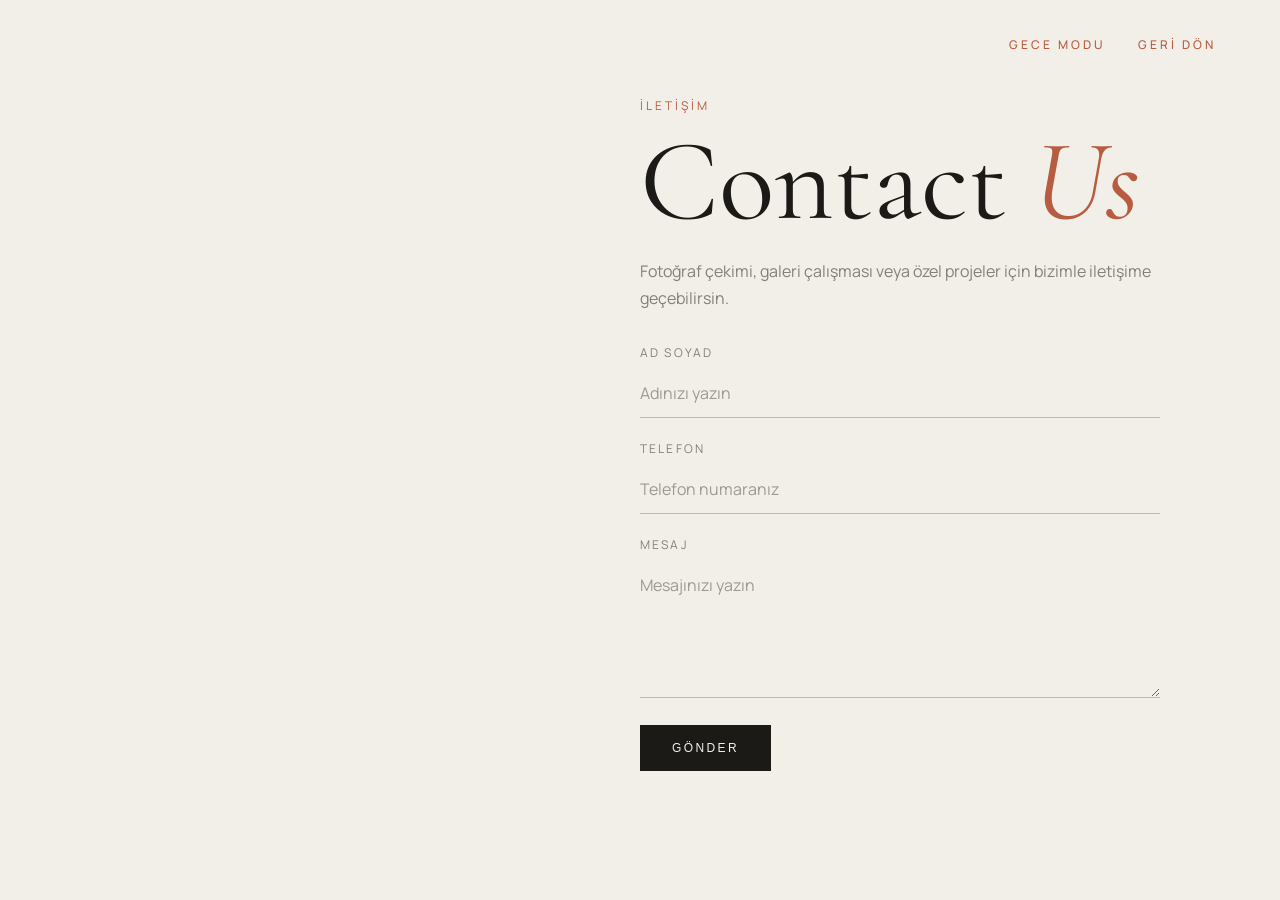
<file: contact.html>
<!DOCTYPE html>
<html lang="tr">

<head>
    <meta charset="UTF-8">
    <meta name="viewport" content="width=device-width, initial-scale=1.0">
    <title>İletişim</title>

    <link rel="preconnect" href="https://fonts.googleapis.com">
    <link rel="preconnect" href="https://fonts.gstatic.com" crossorigin>
    <link
        href="https://fonts.googleapis.com/css2?family=Cormorant+Garamond:ital,wght@0,300;0,400;0,500;1,300;1,400;1,500&family=Manrope:wght@200;300;400;500&display=swap"
        rel="stylesheet">

    <link rel="stylesheet" href="contact.css">
    <script src="theme.js"></script>
</head>

<body class="tema-acik">

    <main class="contact-container">

        <div class="left-col"></div>

        <div class="right-col">

            <div class="top-actions">
                <div class="menu-buton hover-hedef" id="theme-toggle">GECE MODU</div>
                <a href="index.html" class="back-btn">GERİ DÖN</a>
            </div>

            <div class="small-title">İletişim</div>

            <h1>Contact <span>Us</span></h1>

            <p>
                Fotoğraf çekimi, galeri çalışması veya özel projeler için bizimle iletişime geçebilirsin.
            </p>

            <form id="contact-form">

                <label for="name">Ad Soyad</label>
                <input type="text" id="name" placeholder="Adınızı yazın">

                <label for="phone">Telefon</label>
                <input type="tel" id="phone" placeholder="Telefon numaranız">

                <label for="message">Mesaj</label>
                <textarea id="message" rows="5" placeholder="Mesajınızı yazın"></textarea>

                <button type="submit">Gönder</button>

            </form>

            <div id="error"></div>
            <div id="success-msg"></div>

        </div>

    </main>

    <script src="contact.js"></script>
</body>

</html>
</file>
<file: contact.css>
:root {
    --bg-light: #F2EFE9;
    --text-dark: #1C1A17;
    --bg-dark: #151412;
    --text-light: #F2EFE9;

    --accent: #B75C40;
    --text-muted: #857F75;
    --text-muted-dark: #A09A90;

    --font-serif: 'Cormorant Garamond', serif;
    --font-sans: 'Manrope', sans-serif;

    --pad-x: 5vw;
}

*,
*::before,
*::after {
    margin: 0;
    padding: 0;
    box-sizing: border-box;
}

html, body {
    width: 100%;
    min-height: 100vh;
    background-color: var(--bg-light);
    color: var(--text-dark);
    font-family: var(--font-sans);
    transition: background-color 0.8s ease, color 0.8s ease;
}

html.tema-acik, body.tema-acik {
    background-color: var(--bg-light);
    color: var(--text-dark);
}

html.tema-koyu, body.tema-koyu {
    background-color: var(--bg-dark);
    color: var(--text-light);
}

.contact-container {
    width: 100%;
    min-height: 100vh;
    display: flex;
}

.left-col {
    width: 45%;
    min-height: 100vh;
    background-image: url("https://plus.unsplash.com/premium_photo-1723741320347-bf8a65518f8e?q=80&w=774&auto=format&fit=crop&ixlib=rb-4.1.0&ixid=M3wxMjA3fDB8MHxwaG90by1wYWdlfHx8fGVufDB8fHx8fA%3D%3D");
    background-size: cover;
    background-position: center;
    transition: filter 0.8s ease;
}

body.tema-koyu .left-col {
    filter: brightness(0.85) contrast(1.05);
}

.right-col {
    width: 55%;
    min-height: 100vh;
    padding: 8vh var(--pad-x);
    display: flex;
    flex-direction: column;
    justify-content: center;
    position: relative;
    background-color: inherit;
    color: inherit;
    transition: background-color 0.8s ease, color 0.8s ease;
}

.top-actions {
    position: absolute;
    top: 4vh;
    right: var(--pad-x);
    display: flex;
    align-items: center;
    gap: 2rem;
}

#theme-toggle {
    cursor: pointer;
    font-size: 0.75rem;
    letter-spacing: 0.25em;
    font-weight: 500;
    text-transform: uppercase;
    color: var(--accent);
    transition: opacity 0.3s ease;
}

#theme-toggle:hover {
    opacity: 0.8;
}

.back-btn {
    text-decoration: none;
    color: var(--accent);
    font-size: 0.75rem;
    letter-spacing: 0.25em;
    font-weight: 500;
    transition: opacity 0.3s ease;
}

.back-btn:hover {
    opacity: 0.8;
}

.small-title {
    color: var(--accent);
    font-size: 0.75rem;
    letter-spacing: 0.25em;
    text-transform: uppercase;
    margin-bottom: 1rem;
}

h1 {
    font-family: var(--font-serif);
    font-size: clamp(4rem, 9vw, 9rem);
    line-height: 0.9;
    font-weight: 400;
    margin-bottom: 1.5rem;
    color: inherit;
}

h1 span {
    color: var(--accent);
    font-style: italic;
}

p {
    max-width: 520px;
    color: var(--text-muted);
    line-height: 1.7;
    margin-bottom: 2rem;
    transition: color 0.8s ease;
}

body.tema-koyu p {
    color: var(--text-muted-dark);
}

form {
    width: 100%;
    max-width: 520px;
}

label {
    display: block;
    color: var(--text-muted);
    font-size: 0.75rem;
    letter-spacing: 0.18em;
    text-transform: uppercase;
    margin-bottom: 0.5rem;
    transition: color 0.8s ease;
}

body.tema-koyu label {
    color: var(--text-muted-dark);
}

input,
textarea {
    width: 100%;
    border: none;
    border-bottom: 1px solid rgba(28, 26, 23, 0.25);
    background: transparent;
    padding: 0.8rem 0;
    margin-bottom: 1.4rem;
    font-family: var(--font-sans);
    font-size: 1rem;
    outline: none;
    color: inherit;
    transition: border-color 0.3s ease, color 0.8s ease;
}

body.tema-koyu input,
body.tema-koyu textarea {
    border-bottom: 1px solid rgba(242, 239, 233, 0.25);
}

input::placeholder,
textarea::placeholder {
    color: rgba(28, 26, 23, 0.4);
}

body.tema-koyu input::placeholder,
body.tema-koyu textarea::placeholder {
    color: rgba(242, 239, 233, 0.4);
}

input:focus,
textarea:focus {
    border-bottom-color: var(--accent) !important;
}

button {
    background: var(--text-dark);
    color: var(--bg-light);
    border: none;
    padding: 1rem 2rem;
    font-size: 0.75rem;
    letter-spacing: 0.2em;
    text-transform: uppercase;
    cursor: pointer;
    transition: background-color 0.4s ease, color 0.4s ease;
}

body.tema-koyu button {
    background: var(--text-light);
    color: var(--bg-dark);
}

button:hover {
    background: var(--accent) !important;
    color: #fff !important;
}

#error,
#success-msg {
    margin-top: 1rem;
    font-size: 0.8rem;
    color: var(--accent);
}

@media (max-width: 768px) {
    .contact-container {
        flex-direction: column;
    }

    .left-col {
        width: 100%;
        min-height: 40vh;
    }

    .right-col {
        width: 100%;
        min-height: auto;
        padding: 6vh var(--pad-x);
    }
}
</file>
